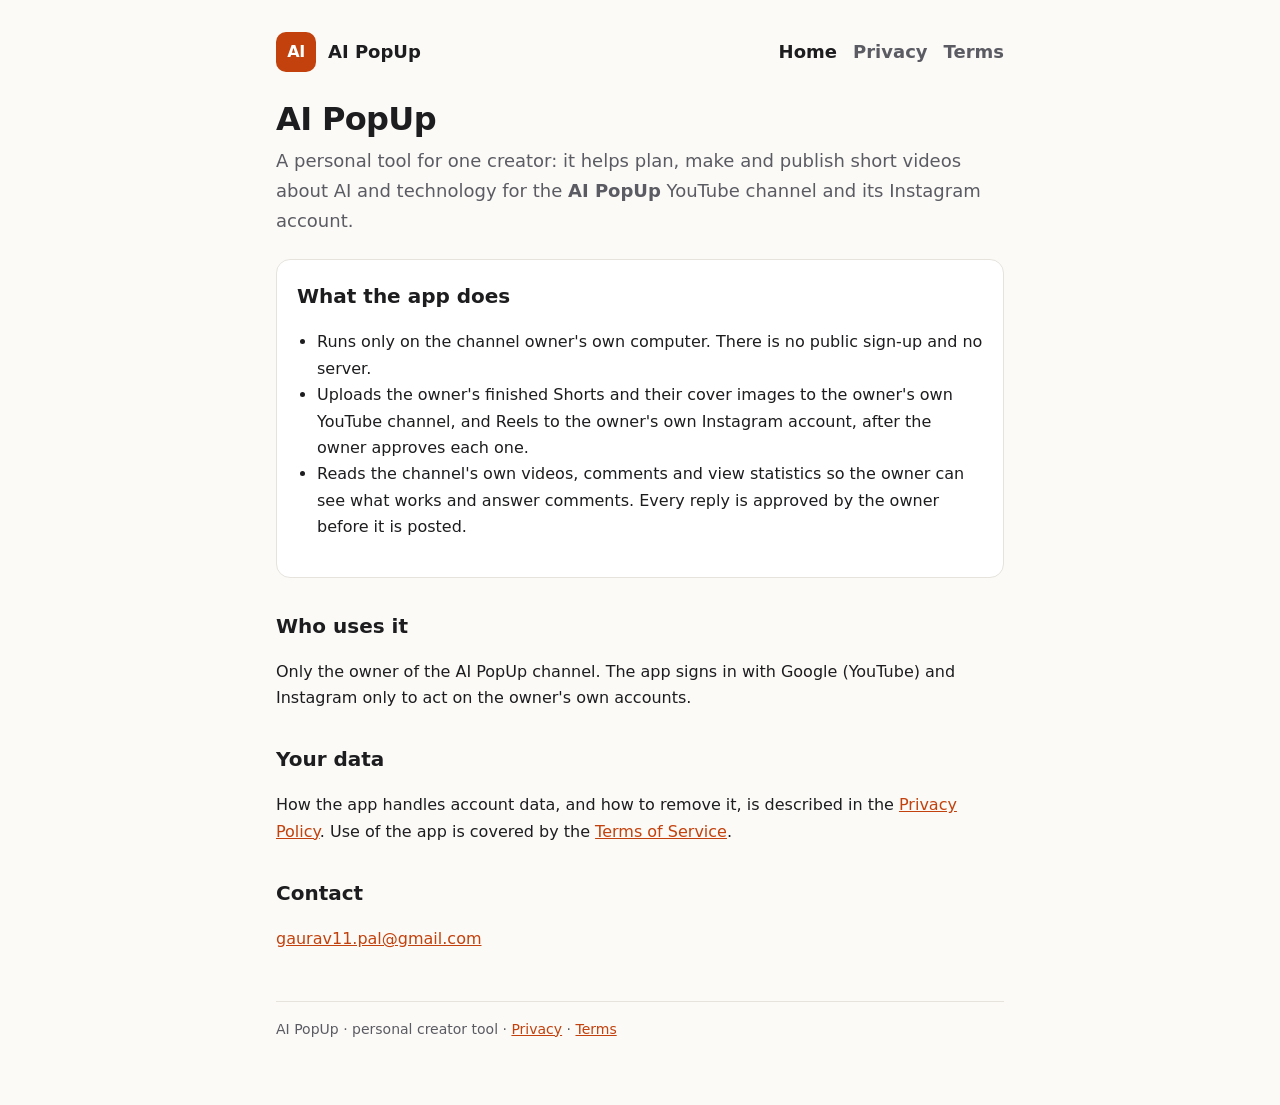
<file: index.html>
<!doctype html>
<html lang="en">
<head>
  <meta charset="utf-8">
  <meta name="viewport" content="width=device-width, initial-scale=1">
  <title>AI PopUp</title>
  <meta name="description" content="AI PopUp is a personal tool its owner runs on his own computer to plan, make and publish short videos for the AI PopUp channel.">
  <link rel="stylesheet" href="style.css">
</head>
<body>
  <div class="wrap">
    <header>
      <div class="mark" aria-hidden="true">AI</div>
      <a href="./">AI PopUp</a>
      <nav aria-label="Pages">
        <a href="./" aria-current="page">Home</a>
        <a href="privacy.html">Privacy</a>
        <a href="terms.html">Terms</a>
      </nav>
    </header>

    <main>
      <h1>AI PopUp</h1>
      <p class="lede">A personal tool for one creator: it helps plan, make and publish short videos about AI and technology for the <strong>AI PopUp</strong> YouTube channel and its Instagram account.</p>

      <div class="card">
        <h2 style="margin-top:0">What the app does</h2>
        <ul>
          <li>Runs only on the channel owner's own computer. There is no public sign-up and no server.</li>
          <li>Uploads the owner's finished Shorts and their cover images to the owner's own YouTube channel, and Reels to the owner's own Instagram account, after the owner approves each one.</li>
          <li>Reads the channel's own videos, comments and view statistics so the owner can see what works and answer comments. Every reply is approved by the owner before it is posted.</li>
        </ul>
      </div>

      <h2>Who uses it</h2>
      <p>Only the owner of the AI PopUp channel. The app signs in with Google (YouTube) and Instagram only to act on the owner's own accounts.</p>

      <h2>Your data</h2>
      <p>How the app handles account data, and how to remove it, is described in the <a href="privacy.html">Privacy Policy</a>. Use of the app is covered by the <a href="terms.html">Terms of Service</a>.</p>

      <h2>Contact</h2>
      <p><a href="mailto:gaurav11.pal@gmail.com">gaurav11.pal@gmail.com</a></p>
    </main>

    <footer>AI PopUp · personal creator tool · <a href="privacy.html">Privacy</a> · <a href="terms.html">Terms</a></footer>
  </div>
</body>
</html>
</file>
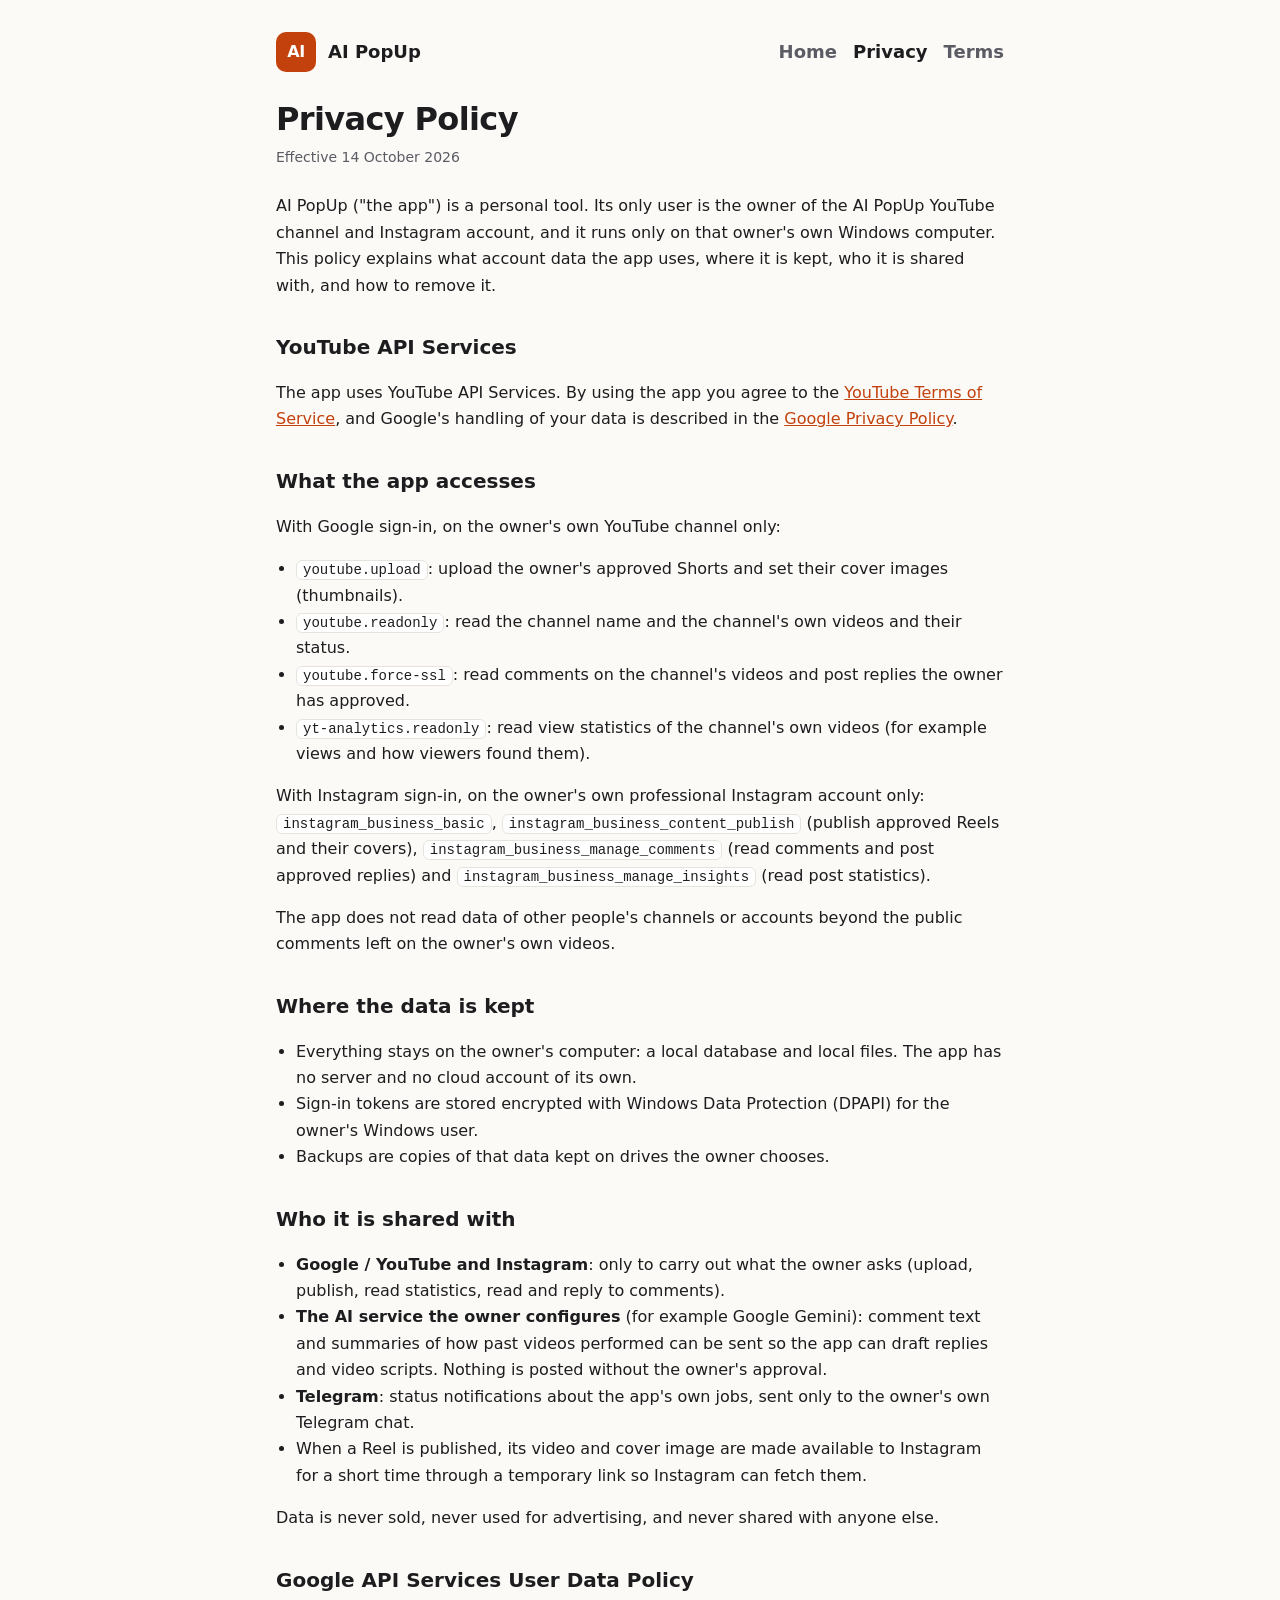
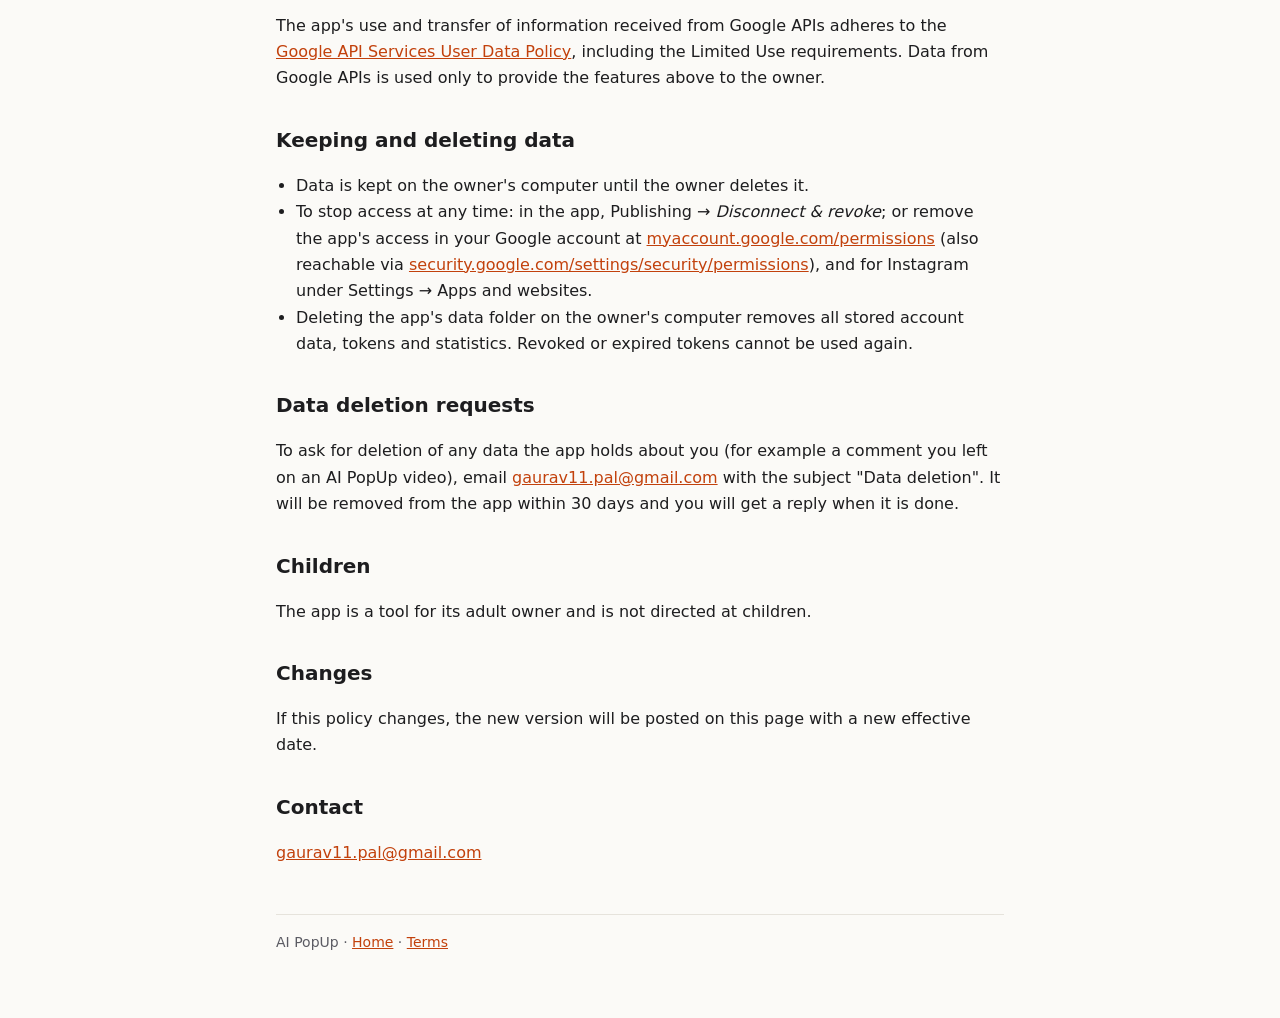
<file: privacy.html>
<!doctype html>
<html lang="en">
<head>
  <meta charset="utf-8">
  <meta name="viewport" content="width=device-width, initial-scale=1">
  <title>Privacy Policy · AI PopUp</title>
  <meta name="description" content="How the AI PopUp creator tool uses, stores and deletes YouTube and Instagram account data.">
  <link rel="stylesheet" href="style.css">
</head>
<body>
  <div class="wrap">
    <header>
      <div class="mark" aria-hidden="true">AI</div>
      <a href="./">AI PopUp</a>
      <nav aria-label="Pages">
        <a href="./">Home</a>
        <a href="privacy.html" aria-current="page">Privacy</a>
        <a href="terms.html">Terms</a>
      </nav>
    </header>

    <main>
      <h1>Privacy Policy</h1>
      <p class="meta">Effective 14 October 2026</p>

      <p>AI PopUp ("the app") is a personal tool. Its only user is the owner of the AI PopUp YouTube channel and Instagram account, and it runs only on that owner's own Windows computer. This policy explains what account data the app uses, where it is kept, who it is shared with, and how to remove it.</p>

      <h2>YouTube API Services</h2>
      <p>The app uses YouTube API Services. By using the app you agree to the <a href="https://www.youtube.com/t/terms">YouTube Terms of Service</a>, and Google's handling of your data is described in the <a href="https://policies.google.com/privacy">Google Privacy Policy</a>.</p>

      <h2>What the app accesses</h2>
      <p>With Google sign-in, on the owner's own YouTube channel only:</p>
      <ul>
        <li><code>youtube.upload</code>: upload the owner's approved Shorts and set their cover images (thumbnails).</li>
        <li><code>youtube.readonly</code>: read the channel name and the channel's own videos and their status.</li>
        <li><code>youtube.force-ssl</code>: read comments on the channel's videos and post replies the owner has approved.</li>
        <li><code>yt-analytics.readonly</code>: read view statistics of the channel's own videos (for example views and how viewers found them).</li>
      </ul>
      <p>With Instagram sign-in, on the owner's own professional Instagram account only: <code>instagram_business_basic</code>, <code>instagram_business_content_publish</code> (publish approved Reels and their covers), <code>instagram_business_manage_comments</code> (read comments and post approved replies) and <code>instagram_business_manage_insights</code> (read post statistics).</p>
      <p>The app does not read data of other people's channels or accounts beyond the public comments left on the owner's own videos.</p>

      <h2>Where the data is kept</h2>
      <ul>
        <li>Everything stays on the owner's computer: a local database and local files. The app has no server and no cloud account of its own.</li>
        <li>Sign-in tokens are stored encrypted with Windows Data Protection (DPAPI) for the owner's Windows user.</li>
        <li>Backups are copies of that data kept on drives the owner chooses.</li>
      </ul>

      <h2>Who it is shared with</h2>
      <ul>
        <li><strong>Google / YouTube and Instagram</strong>: only to carry out what the owner asks (upload, publish, read statistics, read and reply to comments).</li>
        <li><strong>The AI service the owner configures</strong> (for example Google Gemini): comment text and summaries of how past videos performed can be sent so the app can draft replies and video scripts. Nothing is posted without the owner's approval.</li>
        <li><strong>Telegram</strong>: status notifications about the app's own jobs, sent only to the owner's own Telegram chat.</li>
        <li>When a Reel is published, its video and cover image are made available to Instagram for a short time through a temporary link so Instagram can fetch them.</li>
      </ul>
      <p>Data is never sold, never used for advertising, and never shared with anyone else.</p>

      <h2>Google API Services User Data Policy</h2>
      <p>The app's use and transfer of information received from Google APIs adheres to the <a href="https://developers.google.com/terms/api-services-user-data-policy">Google API Services User Data Policy</a>, including the Limited Use requirements. Data from Google APIs is used only to provide the features above to the owner.</p>

      <h2>Keeping and deleting data</h2>
      <ul>
        <li>Data is kept on the owner's computer until the owner deletes it.</li>
        <li>To stop access at any time: in the app, Publishing → <em>Disconnect &amp; revoke</em>; or remove the app's access in your Google account at <a href="https://myaccount.google.com/permissions">myaccount.google.com/permissions</a> (also reachable via <a href="https://security.google.com/settings/security/permissions">security.google.com/settings/security/permissions</a>), and for Instagram under Settings → Apps and websites.</li>
        <li>Deleting the app's data folder on the owner's computer removes all stored account data, tokens and statistics. Revoked or expired tokens cannot be used again.</li>
      </ul>

      <h2 id="data-deletion">Data deletion requests</h2>
      <p>To ask for deletion of any data the app holds about you (for example a comment you left on an AI PopUp video), email <a href="mailto:gaurav11.pal@gmail.com">gaurav11.pal@gmail.com</a> with the subject "Data deletion". It will be removed from the app within 30 days and you will get a reply when it is done.</p>

      <h2>Children</h2>
      <p>The app is a tool for its adult owner and is not directed at children.</p>

      <h2>Changes</h2>
      <p>If this policy changes, the new version will be posted on this page with a new effective date.</p>

      <h2>Contact</h2>
      <p><a href="mailto:gaurav11.pal@gmail.com">gaurav11.pal@gmail.com</a></p>
    </main>

    <footer>AI PopUp · <a href="./">Home</a> · <a href="terms.html">Terms</a></footer>
  </div>
</body>
</html>
</file>
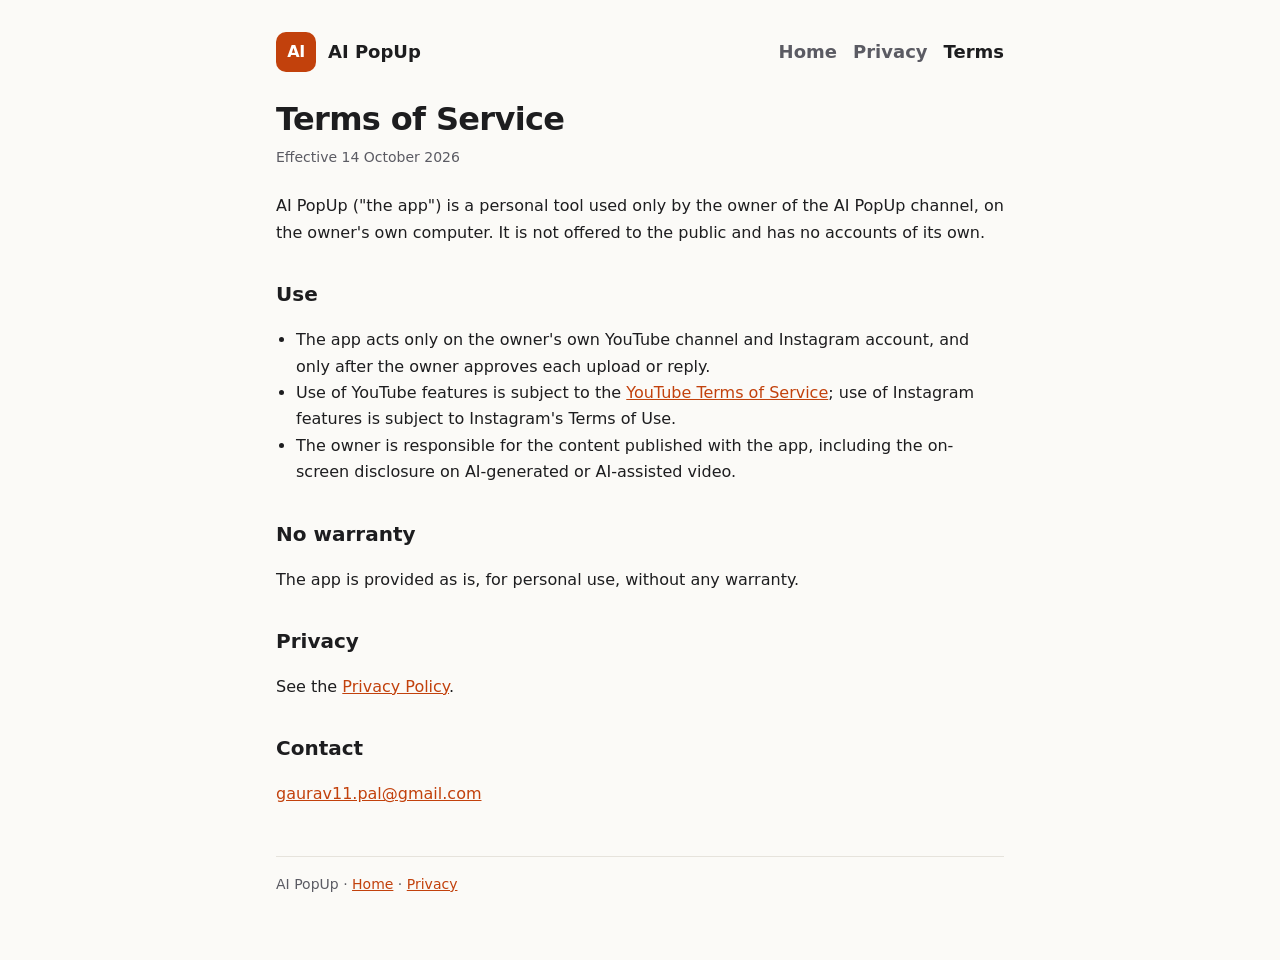
<file: terms.html>
<!doctype html>
<html lang="en">
<head>
  <meta charset="utf-8">
  <meta name="viewport" content="width=device-width, initial-scale=1">
  <title>Terms of Service · AI PopUp</title>
  <meta name="description" content="Terms for the AI PopUp personal creator tool.">
  <link rel="stylesheet" href="style.css">
</head>
<body>
  <div class="wrap">
    <header>
      <div class="mark" aria-hidden="true">AI</div>
      <a href="./">AI PopUp</a>
      <nav aria-label="Pages">
        <a href="./">Home</a>
        <a href="privacy.html">Privacy</a>
        <a href="terms.html" aria-current="page">Terms</a>
      </nav>
    </header>

    <main>
      <h1>Terms of Service</h1>
      <p class="meta">Effective 14 October 2026</p>

      <p>AI PopUp ("the app") is a personal tool used only by the owner of the AI PopUp channel, on the owner's own computer. It is not offered to the public and has no accounts of its own.</p>

      <h2>Use</h2>
      <ul>
        <li>The app acts only on the owner's own YouTube channel and Instagram account, and only after the owner approves each upload or reply.</li>
        <li>Use of YouTube features is subject to the <a href="https://www.youtube.com/t/terms">YouTube Terms of Service</a>; use of Instagram features is subject to Instagram's Terms of Use.</li>
        <li>The owner is responsible for the content published with the app, including the on-screen disclosure on AI-generated or AI-assisted video.</li>
      </ul>

      <h2>No warranty</h2>
      <p>The app is provided as is, for personal use, without any warranty.</p>

      <h2>Privacy</h2>
      <p>See the <a href="privacy.html">Privacy Policy</a>.</p>

      <h2>Contact</h2>
      <p><a href="mailto:gaurav11.pal@gmail.com">gaurav11.pal@gmail.com</a></p>
    </main>

    <footer>AI PopUp · <a href="./">Home</a> · <a href="privacy.html">Privacy</a></footer>
  </div>
</body>
</html>
</file>
<file: style.css>
:root {
  --bg: #fbfaf7;
  --surface: #ffffff;
  --ink: #1d1d1f;
  --muted: #5b5b63;
  --line: #e6e3dc;
  --accent: #c2410c;
  --accent-ink: #ffffff;
}
@media (prefers-color-scheme: dark) {
  :root {
    --bg: #141416;
    --surface: #1c1c20;
    --ink: #ececf0;
    --muted: #a3a3ad;
    --line: #2c2c33;
    --accent: #fb923c;
    --accent-ink: #141416;
  }
}
* { box-sizing: border-box; }
html { -webkit-text-size-adjust: 100%; }
body {
  margin: 0;
  background: var(--bg);
  color: var(--ink);
  font: 16px/1.65 system-ui, -apple-system, "Segoe UI", Roboto, "Helvetica Neue", Arial, sans-serif;
}
.wrap { max-width: 760px; margin: 0 auto; padding: 32px 16px 64px; }
header { display: flex; align-items: center; gap: 12px; margin-bottom: 28px; }
.mark {
  width: 40px; height: 40px; border-radius: 10px; flex: none;
  display: grid; place-items: center;
  background: var(--accent); color: var(--accent-ink); font-weight: 800; letter-spacing: -0.02em;
}
header a { color: inherit; text-decoration: none; font-weight: 700; font-size: 18px; }
nav { margin-left: auto; display: flex; gap: 16px; font-size: 15px; }
nav a { color: var(--muted); text-decoration: none; }
nav a:hover, nav a[aria-current="page"] { color: var(--ink); }
h1 { font-size: 32px; line-height: 1.2; letter-spacing: -0.02em; margin: 0 0 8px; }
h2 { font-size: 20px; margin: 32px 0 8px; }
p, li { color: var(--ink); }
.lede { font-size: 18px; color: var(--muted); margin: 0 0 24px; }
.meta { color: var(--muted); font-size: 14px; margin: 0 0 24px; }
.card { background: var(--surface); border: 1px solid var(--line); border-radius: 14px; padding: 20px; margin: 20px 0; }
ul { padding-left: 20px; }
code { font-size: 14px; background: var(--surface); border: 1px solid var(--line); border-radius: 6px; padding: 1px 6px; overflow-wrap: anywhere; }
a { color: var(--accent); }
footer { margin-top: 48px; padding-top: 16px; border-top: 1px solid var(--line); color: var(--muted); font-size: 14px; }
@media (max-width: 520px) {
  header { flex-wrap: wrap; }
  nav { margin-left: 0; width: 100%; }
  h1 { font-size: 26px; }
}
</file>
